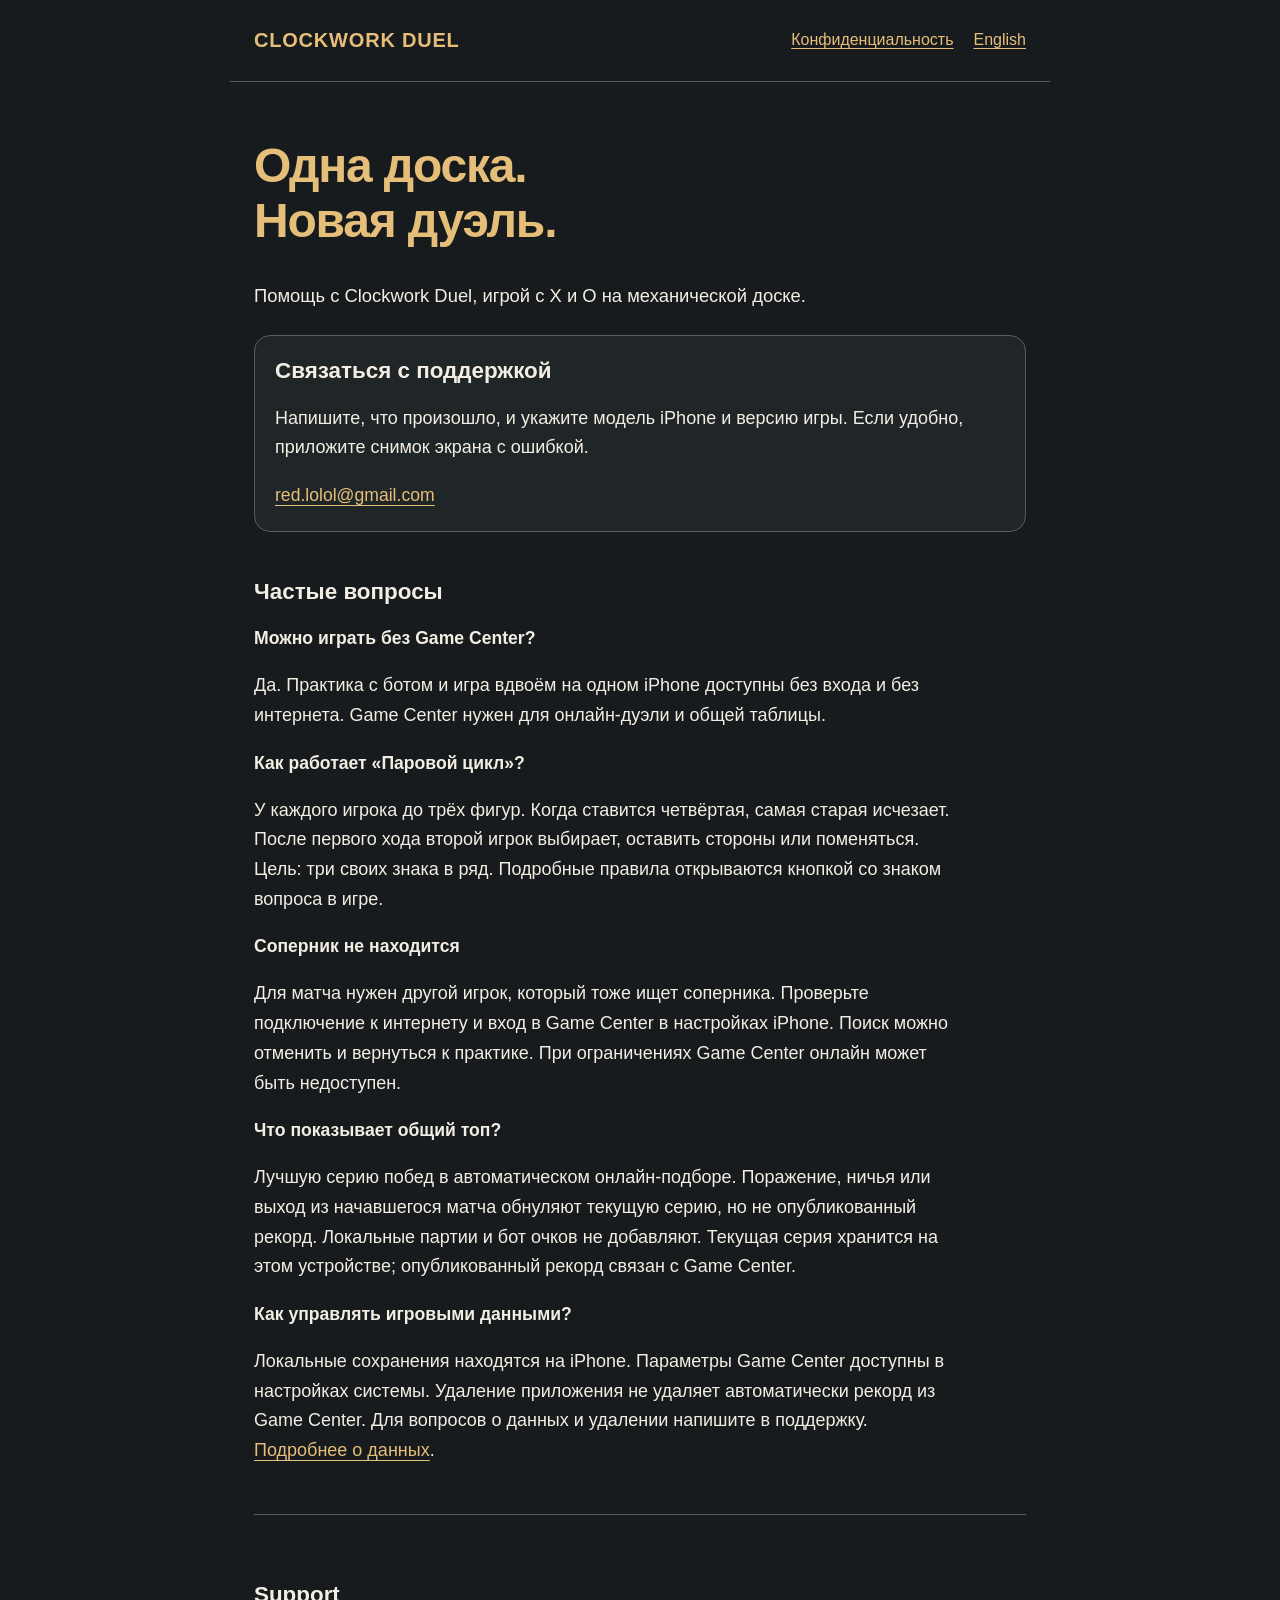
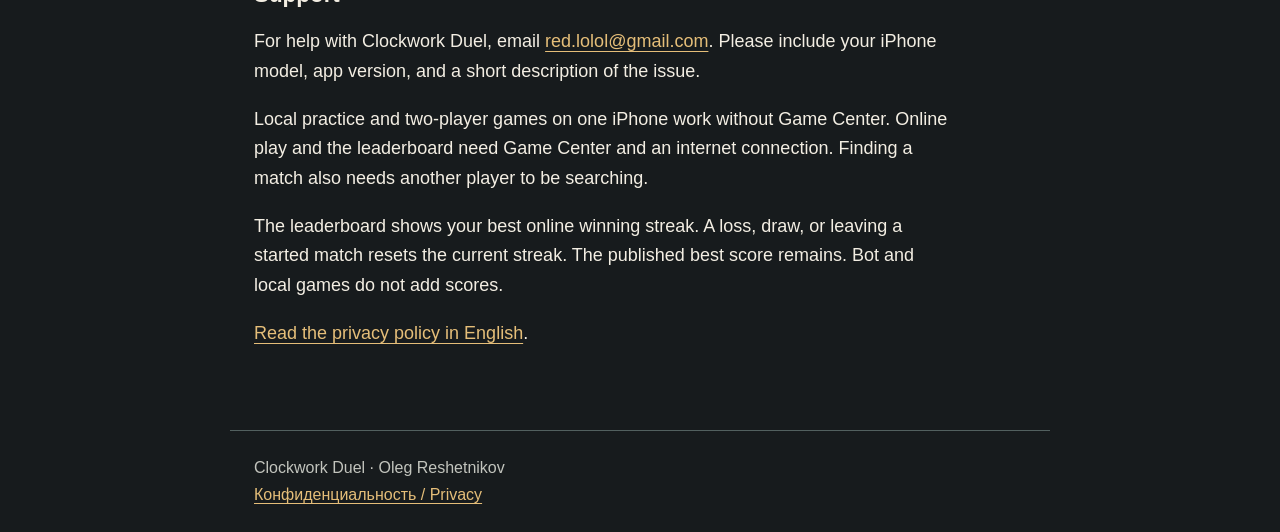
<file: index.html>
<!doctype html>
<html lang="ru">
<head><meta charset="utf-8"><meta name="viewport" content="width=device-width,initial-scale=1"><title>Clockwork Duel · Поддержка</title><meta name="description" content="Поддержка Clockwork Duel: правила, Game Center и помощь с игрой."><link rel="stylesheet" href="site.css"></head>
<body>
<header><a href="index.html">CLOCKWORK DUEL</a><nav aria-label="Разделы"><a href="privacy.html">Конфиденциальность</a><a href="#english" lang="en">English</a></nav></header>
<main>
<h1>Одна доска.<br>Новая дуэль.</h1>
<p class="intro">Помощь с Clockwork Duel, игрой с X и O на механической доске.</p>
<div class="card"><h2>Связаться с поддержкой</h2><p>Напишите, что произошло, и укажите модель iPhone и версию игры. Если удобно, приложите снимок экрана с ошибкой.</p><a class="contact" href="mailto:red.lolol@gmail.com?subject=Clockwork%20Duel">red.lolol@gmail.com</a></div>
<h2>Частые вопросы</h2>
<h3>Можно играть без Game Center?</h3><p>Да. Практика с ботом и игра вдвоём на одном iPhone доступны без входа и без интернета. Game Center нужен для онлайн-дуэли и общей таблицы.</p>
<h3>Как работает «Паровой цикл»?</h3><p>У каждого игрока до трёх фигур. Когда ставится четвёртая, самая старая исчезает. После первого хода второй игрок выбирает, оставить стороны или поменяться. Цель: три своих знака в ряд. Подробные правила открываются кнопкой со знаком вопроса в игре.</p>
<h3>Соперник не находится</h3><p>Для матча нужен другой игрок, который тоже ищет соперника. Проверьте подключение к интернету и вход в Game Center в настройках iPhone. Поиск можно отменить и вернуться к практике. При ограничениях Game Center онлайн может быть недоступен.</p>
<h3>Что показывает общий топ?</h3><p>Лучшую серию побед в автоматическом онлайн-подборе. Поражение, ничья или выход из начавшегося матча обнуляют текущую серию, но не опубликованный рекорд. Локальные партии и бот очков не добавляют. Текущая серия хранится на этом устройстве; опубликованный рекорд связан с Game Center.</p>
<h3>Как управлять игровыми данными?</h3><p>Локальные сохранения находятся на iPhone. Параметры Game Center доступны в настройках системы. Удаление приложения не удаляет автоматически рекорд из Game Center. Для вопросов о данных и удалении напишите в поддержку. <a href="privacy.html">Подробнее о данных</a>.</p>
<section id="english" lang="en"><h2>Support</h2><p>For help with Clockwork Duel, email <a href="mailto:red.lolol@gmail.com?subject=Clockwork%20Duel">red.lolol@gmail.com</a>. Please include your iPhone model, app version, and a short description of the issue.</p><p>Local practice and two-player games on one iPhone work without Game Center. Online play and the leaderboard need Game Center and an internet connection. Finding a match also needs another player to be searching.</p><p>The leaderboard shows your best online winning streak. A loss, draw, or leaving a started match resets the current streak. The published best score remains. Bot and local games do not add scores.</p><p><a href="privacy.html#english">Read the privacy policy in English</a>.</p></section>
</main><footer>Clockwork Duel · Oleg Reshetnikov<br><a href="privacy.html">Конфиденциальность / Privacy</a></footer>
</body></html>
</file>
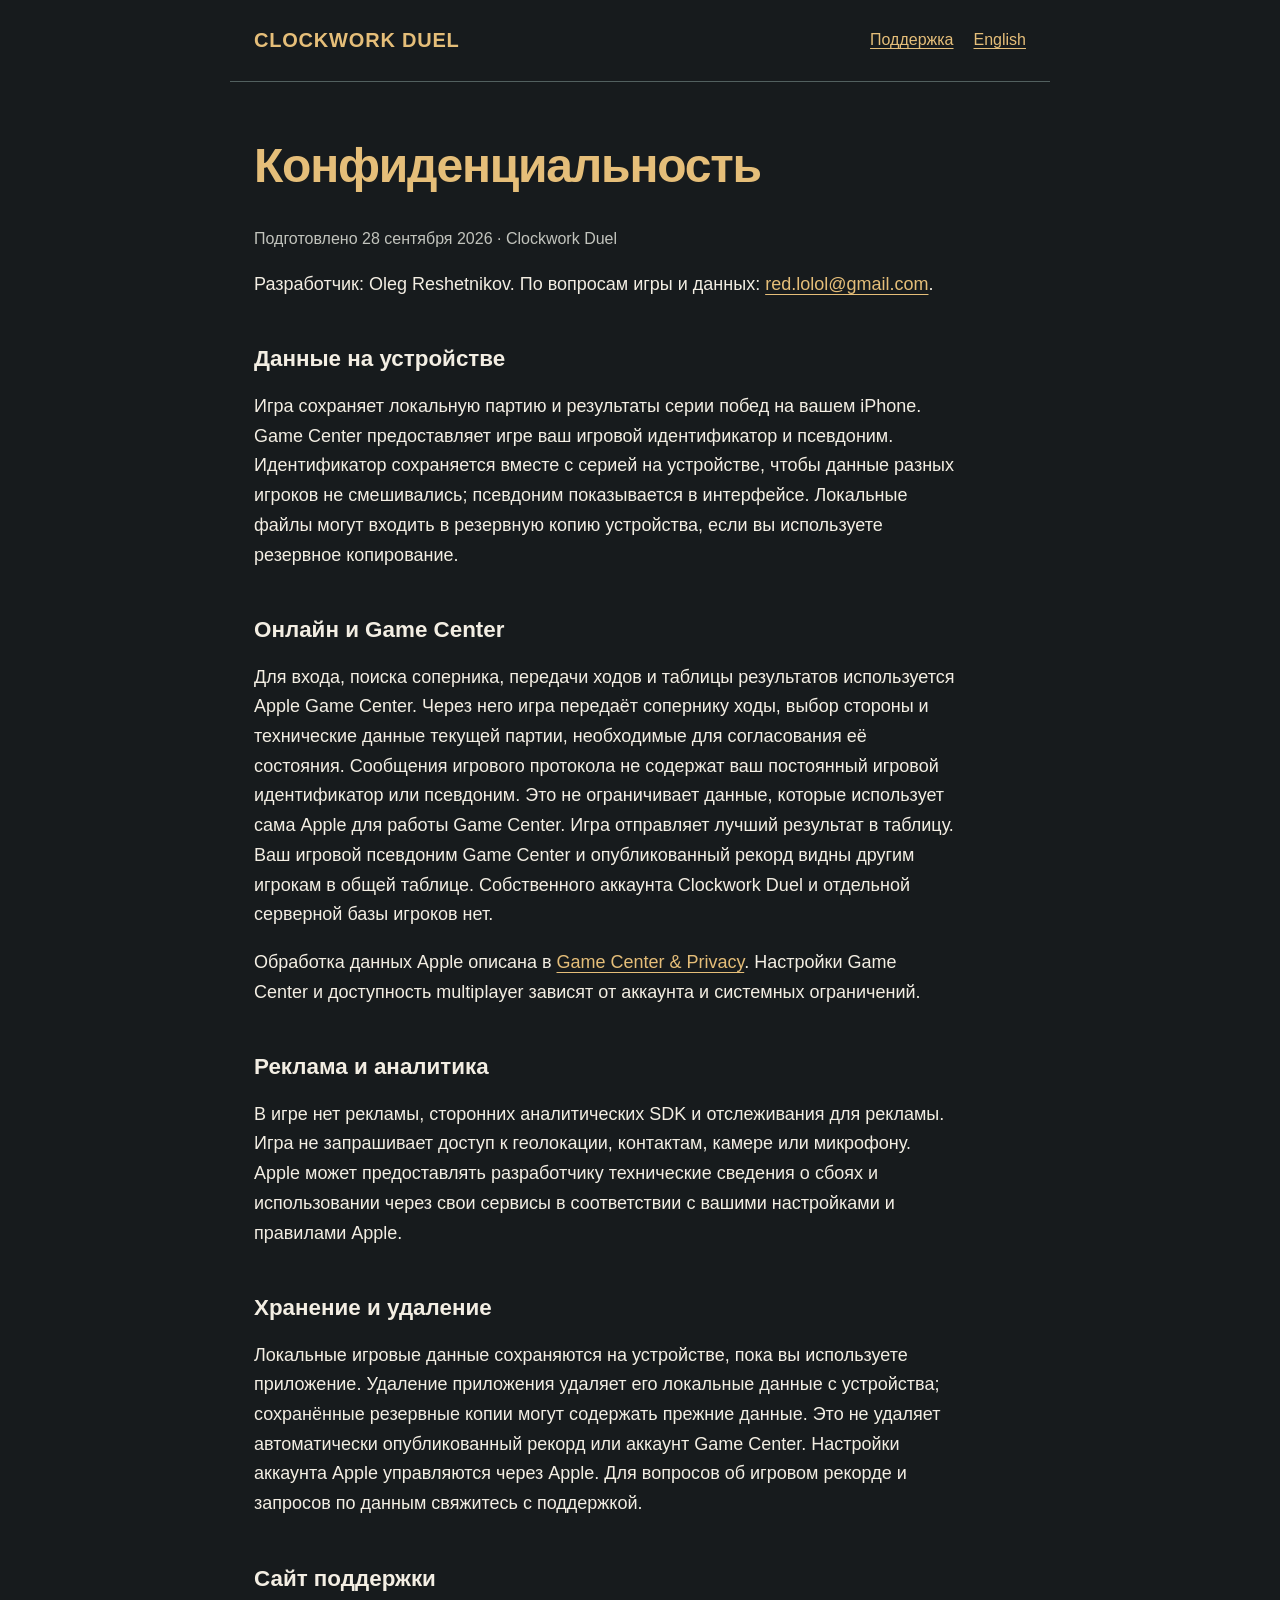
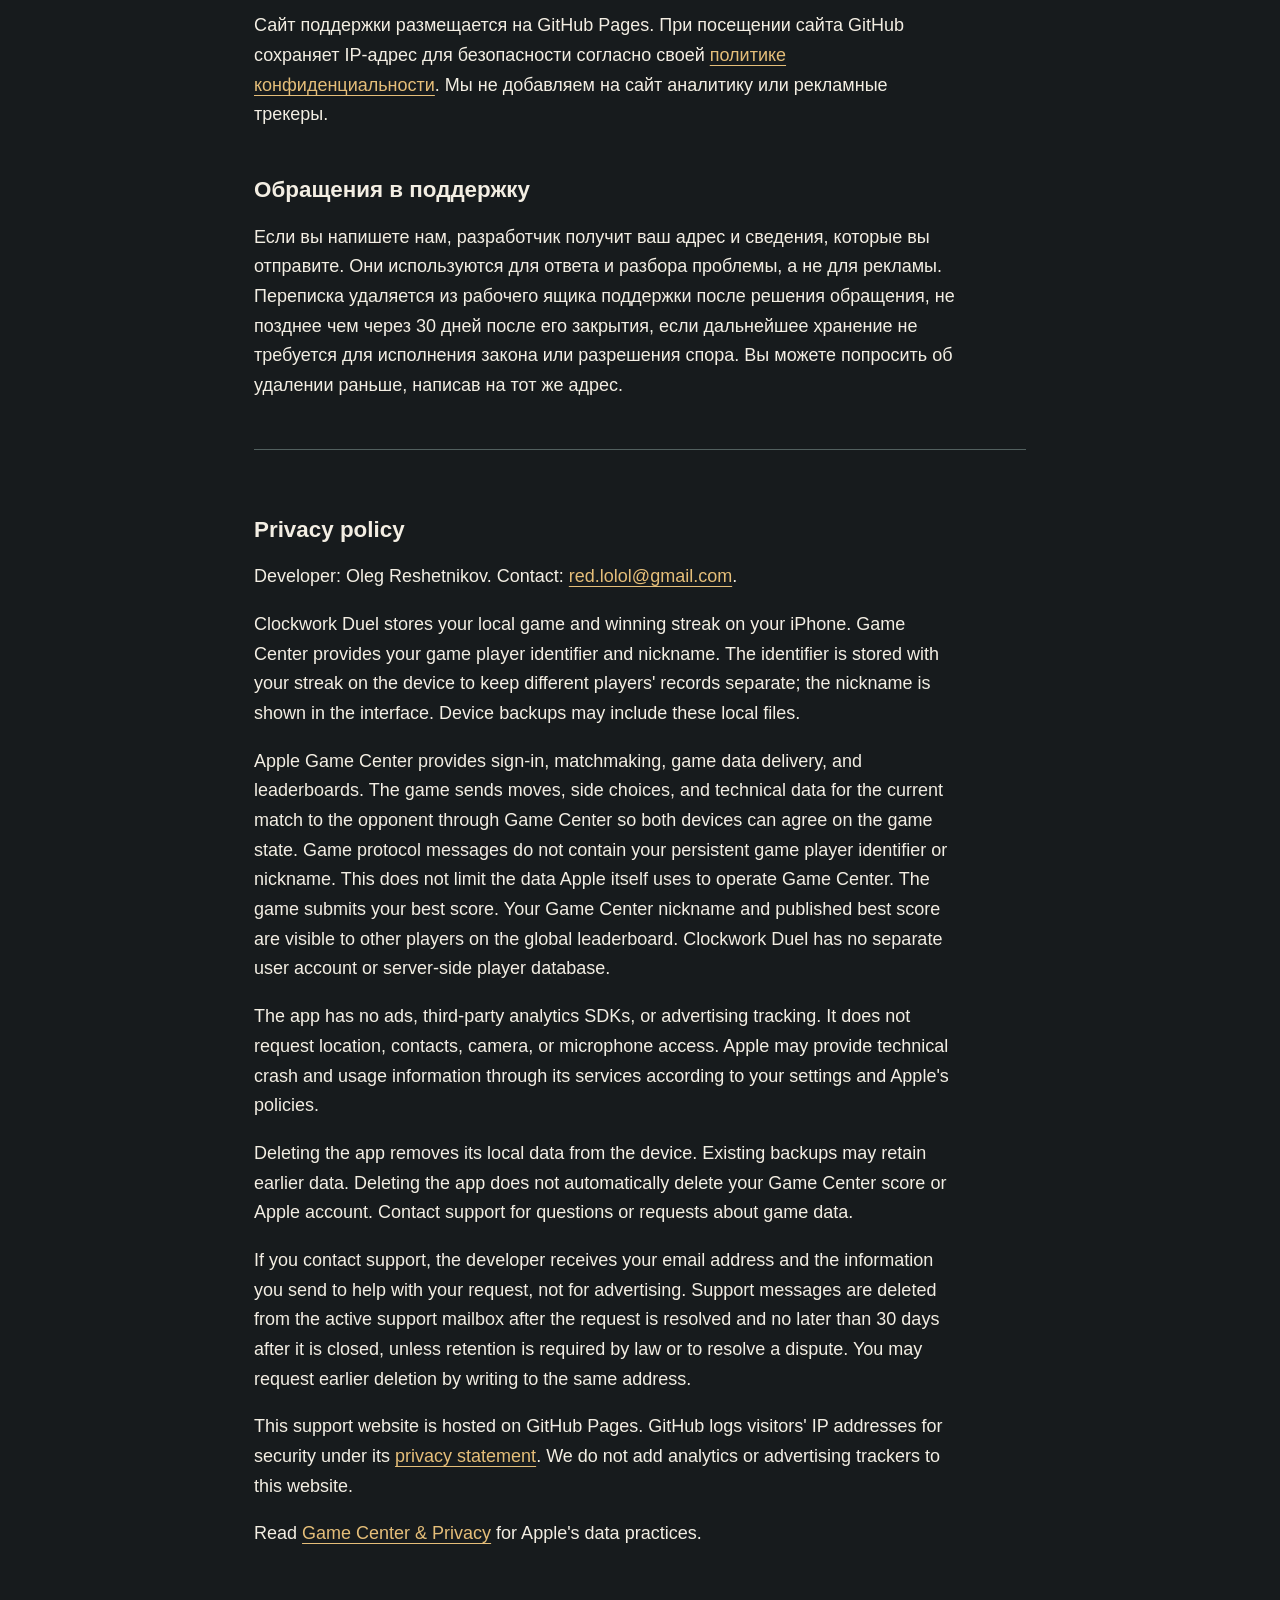
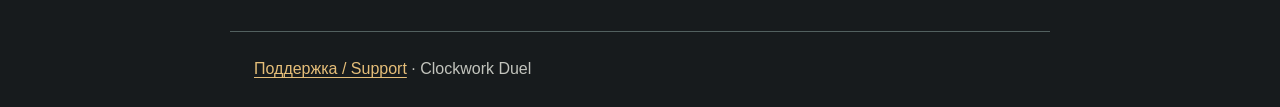
<file: privacy.html>
<!doctype html>
<html lang="ru">
<head><meta charset="utf-8"><meta name="viewport" content="width=device-width,initial-scale=1"><title>Clockwork Duel · Конфиденциальность</title><meta name="description" content="Как Clockwork Duel использует локальные сохранения и Apple Game Center."><link rel="stylesheet" href="site.css"></head>
<body>
<header><a href="index.html">CLOCKWORK DUEL</a><nav aria-label="Разделы"><a href="index.html">Поддержка</a><a href="#english" lang="en">English</a></nav></header>
<main>
<h1>Конфиденциальность</h1><p class="muted">Подготовлено 28 сентября 2026 · Clockwork Duel</p>
<p>Разработчик: Oleg Reshetnikov. По вопросам игры и данных: <a href="mailto:red.lolol@gmail.com?subject=Clockwork%20Duel%20privacy">red.lolol@gmail.com</a>.</p>
<h2>Данные на устройстве</h2><p>Игра сохраняет локальную партию и результаты серии побед на вашем iPhone. Game Center предоставляет игре ваш игровой идентификатор и псевдоним. Идентификатор сохраняется вместе с серией на устройстве, чтобы данные разных игроков не смешивались; псевдоним показывается в интерфейсе. Локальные файлы могут входить в резервную копию устройства, если вы используете резервное копирование.</p>
<h2>Онлайн и Game Center</h2><p>Для входа, поиска соперника, передачи ходов и таблицы результатов используется Apple Game Center. Через него игра передаёт сопернику ходы, выбор стороны и технические данные текущей партии, необходимые для согласования её состояния. Сообщения игрового протокола не содержат ваш постоянный игровой идентификатор или псевдоним. Это не ограничивает данные, которые использует сама Apple для работы Game Center. Игра отправляет лучший результат в таблицу. Ваш игровой псевдоним Game Center и опубликованный рекорд видны другим игрокам в общей таблице. Собственного аккаунта Clockwork Duel и отдельной серверной базы игроков нет.</p><p>Обработка данных Apple описана в <a href="https://www.apple.com/legal/privacy/data/en/game-center/">Game Center &amp; Privacy</a>. Настройки Game Center и доступность multiplayer зависят от аккаунта и системных ограничений.</p>
<h2>Реклама и аналитика</h2><p>В игре нет рекламы, сторонних аналитических SDK и отслеживания для рекламы. Игра не запрашивает доступ к геолокации, контактам, камере или микрофону. Apple может предоставлять разработчику технические сведения о сбоях и использовании через свои сервисы в соответствии с вашими настройками и правилами Apple.</p>
<h2>Хранение и удаление</h2><p>Локальные игровые данные сохраняются на устройстве, пока вы используете приложение. Удаление приложения удаляет его локальные данные с устройства; сохранённые резервные копии могут содержать прежние данные. Это не удаляет автоматически опубликованный рекорд или аккаунт Game Center. Настройки аккаунта Apple управляются через Apple. Для вопросов об игровом рекорде и запросов по данным свяжитесь с поддержкой.</p>
<h2>Сайт поддержки</h2><p>Сайт поддержки размещается на GitHub Pages. При посещении сайта GitHub сохраняет IP-адрес для безопасности согласно своей <a href="https://docs.github.com/en/site-policy/privacy-policies/github-general-privacy-statement">политике конфиденциальности</a>. Мы не добавляем на сайт аналитику или рекламные трекеры.</p>
<h2>Обращения в поддержку</h2><p>Если вы напишете нам, разработчик получит ваш адрес и сведения, которые вы отправите. Они используются для ответа и разбора проблемы, а не для рекламы. Переписка удаляется из рабочего ящика поддержки после решения обращения, не позднее чем через 30 дней после его закрытия, если дальнейшее хранение не требуется для исполнения закона или разрешения спора. Вы можете попросить об удалении раньше, написав на тот же адрес.</p>
<section id="english" lang="en"><h2>Privacy policy</h2><p>Developer: Oleg Reshetnikov. Contact: <a href="mailto:red.lolol@gmail.com?subject=Clockwork%20Duel%20privacy">red.lolol@gmail.com</a>.</p><p>Clockwork Duel stores your local game and winning streak on your iPhone. Game Center provides your game player identifier and nickname. The identifier is stored with your streak on the device to keep different players' records separate; the nickname is shown in the interface. Device backups may include these local files.</p><p>Apple Game Center provides sign-in, matchmaking, game data delivery, and leaderboards. The game sends moves, side choices, and technical data for the current match to the opponent through Game Center so both devices can agree on the game state. Game protocol messages do not contain your persistent game player identifier or nickname. This does not limit the data Apple itself uses to operate Game Center. The game submits your best score. Your Game Center nickname and published best score are visible to other players on the global leaderboard. Clockwork Duel has no separate user account or server-side player database.</p><p>The app has no ads, third-party analytics SDKs, or advertising tracking. It does not request location, contacts, camera, or microphone access. Apple may provide technical crash and usage information through its services according to your settings and Apple's policies.</p><p>Deleting the app removes its local data from the device. Existing backups may retain earlier data. Deleting the app does not automatically delete your Game Center score or Apple account. Contact support for questions or requests about game data.</p><p>If you contact support, the developer receives your email address and the information you send to help with your request, not for advertising. Support messages are deleted from the active support mailbox after the request is resolved and no later than 30 days after it is closed, unless retention is required by law or to resolve a dispute. You may request earlier deletion by writing to the same address.</p><p>This support website is hosted on GitHub Pages. GitHub logs visitors' IP addresses for security under its <a href="https://docs.github.com/en/site-policy/privacy-policies/github-general-privacy-statement">privacy statement</a>. We do not add analytics or advertising trackers to this website.</p><p>Read <a href="https://www.apple.com/legal/privacy/data/en/game-center/">Game Center &amp; Privacy</a> for Apple's data practices.</p></section>
</main><footer><a href="index.html">Поддержка / Support</a> · Clockwork Duel</footer>
</body></html>
</file>
<file: site.css>
:root{color-scheme:dark;--bg:#171b1d;--panel:#202628;--ink:#f3eee3;--muted:#c2c4bd;--gold:#e5be79;--line:#52605f}
*{box-sizing:border-box}body{margin:0;background:var(--bg);color:var(--ink);font:18px/1.65 -apple-system,BlinkMacSystemFont,"Segoe UI",sans-serif}a{color:var(--gold);text-underline-offset:.2em}a:focus-visible{outline:3px solid var(--gold);outline-offset:5px}header,main,footer{max-width:820px;margin:auto;padding:24px}header{border-bottom:1px solid var(--line);display:flex;flex-wrap:wrap;justify-content:space-between;gap:12px;align-items:center}header>a{font-size:20px;font-weight:700;letter-spacing:.04em;text-decoration:none}nav{display:flex;flex-wrap:wrap;gap:20px;font-size:16px}h1{font-size:clamp(2rem,5vw,3rem);line-height:1.15;letter-spacing:-.025em;color:var(--gold)}h2{font-size:1.4rem;line-height:1.3;margin-top:2em}h3{font-size:1.1rem;margin-bottom:.35em}p,li{max-width:70ch}.intro{font-size:1.15rem}.muted,footer{color:var(--muted);font-size:16px}.card{border:1px solid var(--line);border-radius:16px;background:var(--panel);padding:20px;margin:24px 0}.card h2{margin-top:0}.contact{font-size:1.1rem;overflow-wrap:anywhere}section[lang=en]{margin-top:48px;padding-top:20px;border-top:1px solid var(--line)}footer{border-top:1px solid var(--line);margin-top:40px}ul{padding-left:1.3em}@media(max-width:420px){header,main,footer{padding:20px}.card{padding:16px}}@media(prefers-reduced-motion:reduce){*{scroll-behavior:auto}}
</file>
